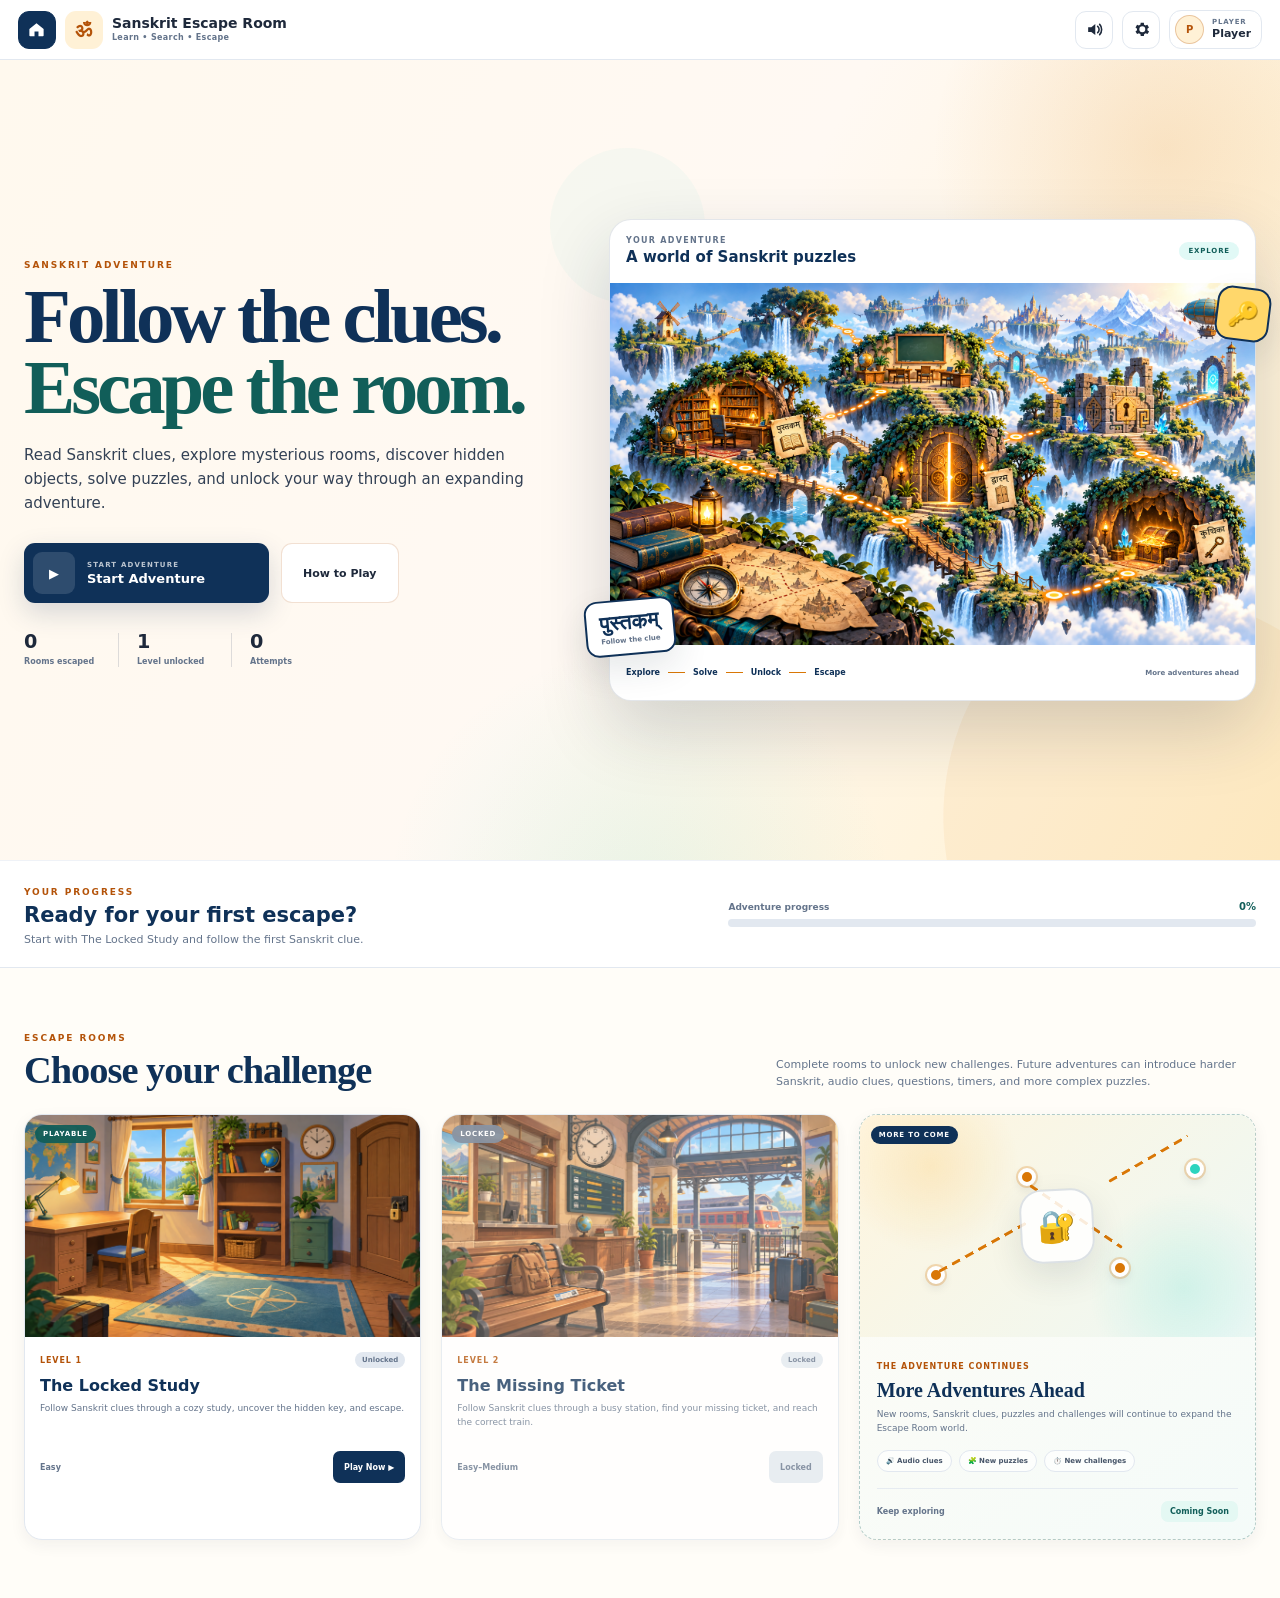
<file: index.html>
<!doctype html>
<html lang="en">
  <head>
    <meta charset="UTF-8" />

    <meta name="viewport" content="width=device-width, initial-scale=1.0" />

    <meta
      name="description"
      content="Sanskrit Escape Room - follow Sanskrit clues, explore interactive rooms, solve puzzles, and escape."
    />

    <title>Sanskrit Escape Room</title>

    <!-- Shared game header / app shell -->

    <link rel="stylesheet" href="shared/css/app-shell.css" />

    <!-- Home page styles -->

    <link rel="stylesheet" href="assets/css/home.css" />
  </head>

  <body>
    <!-- ==================================================
       SHARED APP HEADER

       AppHeader.js automatically adds:

       - Portal home button
       - Sanskrit Escape Room branding
       - Sound button
       - Settings button
       - zat.am username / avatar
  =================================================== -->

    <div id="appHeader"></div>

    <!-- ==================================================
       HOME PAGE
  =================================================== -->

    <main class="home-main">
      <!-- ==================================================
         HERO
    =================================================== -->

      <section class="hero-shell">
        <!-- ================================================
           LEFT SIDE
      ================================================= -->

        <div class="hero-copy">
          <span class="hero-kicker"> SANSKRIT ADVENTURE </span>

          <h1>
            Follow the clues.

            <br />

            <span> Escape the room. </span>
          </h1>

          <p class="hero-lead">
            Read Sanskrit clues, explore mysterious rooms, discover hidden
            objects, solve puzzles, and unlock your way through an expanding
            adventure.
          </p>

          <!-- ============================================
             ACTIONS
        ============================================= -->

          <div class="hero-actions">
            <!--
            home.js automatically changes this to:

            Start Adventure
            Continue Adventure
            Replay

            depending on saved progress.
          -->

            <a
              id="continueButton"
              class="primary-action"
              href="game/game.html?level=1"
            >
              <span class="action-icon" aria-hidden="true"> ▶ </span>

              <span>
                <small id="continueEyebrow"> START ADVENTURE </small>

                <strong id="continueLabel"> Begin Your Journey </strong>
              </span>
            </a>

            <button id="howToPlayButton" class="secondary-action" type="button">
              How to Play
            </button>
          </div>

          <!-- ============================================
             PLAYER STATS
        ============================================= -->

          <div class="quick-stats">
            <div>
              <strong id="completedStat"> 0 </strong>

              <span> Rooms escaped </span>
            </div>

            <i aria-hidden="true"></i>

            <div>
              <strong id="unlockedStat"> 1 </strong>

              <span> Levels unlocked </span>
            </div>

            <i aria-hidden="true"></i>

            <div>
              <strong id="attemptStat"> 0 </strong>

              <span> Total attempts </span>
            </div>
          </div>
        </div>

        <!-- ================================================
           RIGHT SIDE
           GENERIC ADVENTURE WORLD

           This no longer represents only Level 1.
      ================================================= -->

        <div
          class="hero-preview"
          aria-label="Sanskrit Escape Room adventure world"
        >
          <div class="adventure-window">
            <!-- ==========================================
               CARD HEADER
          =========================================== -->

            <div class="adventure-toolbar">
              <div>
                <span> YOUR ADVENTURE </span>

                <strong> A world of Sanskrit puzzles </strong>
              </div>

              <span class="explore-pill"> EXPLORE </span>
            </div>

            <!-- ==========================================
               ADVENTURE MAP ART
          =========================================== -->

            <div class="adventure-image">
              <img
                src="assets/images/home/adventure-map.png"
                alt="Illustrated Sanskrit Escape Room adventure map with connected puzzle locations, pathways, keys, and mystery rooms"
              />
            </div>

            <!-- ==========================================
               ADVENTURE FOOTER
          =========================================== -->

            <div class="adventure-bottom">
              <div class="adventure-path">
                <span> Explore </span>

                <i aria-hidden="true"></i>

                <span> Solve </span>

                <i aria-hidden="true"></i>

                <span> Unlock </span>

                <i aria-hidden="true"></i>

                <span> Escape </span>
              </div>

              <small> More adventures ahead </small>
            </div>
          </div>

          <!-- ============================================
             DECORATIVE VERIFIED SANSKRIT CLUE

             This is HTML text, not AI-generated text,
             so we control its spelling.
        ============================================= -->

          <div class="floating-token token-word" aria-hidden="true">
            <strong> पुस्तकम् </strong>

            <small> Follow the clue </small>
          </div>

          <!-- ============================================
             DECORATIVE KEY
        ============================================= -->

          <div class="floating-token token-key" aria-hidden="true">🔑</div>
        </div>
      </section>

      <!-- ==================================================
         PROGRESS STRIP
    =================================================== -->

      <section class="progress-strip">
        <div>
          <span class="section-kicker"> YOUR PROGRESS </span>

          <h2 id="progressTitle">Ready for your first escape?</h2>

          <p id="progressMessage">
            Start with The Locked Study and follow the first Sanskrit clue.
          </p>
        </div>

        <div class="progress-block">
          <div class="progress-copy">
            <span> Adventure progress </span>

            <strong id="progressPercent"> 0% </strong>
          </div>

          <div
            class="progress-track"
            role="progressbar"
            aria-label="Escape Room progress"
            aria-valuemin="0"
            aria-valuemax="100"
            aria-valuenow="0"
          >
            <div id="progressBar"></div>
          </div>
        </div>
      </section>

      <!-- ==================================================
         LEVELS
    =================================================== -->

      <section class="levels-section" id="levels">
        <div class="section-heading">
          <div>
            <span class="section-kicker"> ESCAPE ROOMS </span>

            <h2>Choose your challenge</h2>
          </div>

          <p>
            Complete rooms to unlock new challenges. Future adventures can
            introduce harder Sanskrit, audio clues, questions, timers, and more
            complex puzzles.
          </p>
        </div>

        <!--
        home.js creates level cards here automatically
        from levels/manifest.js
      -->

        <div id="levelGrid" class="level-grid"></div>
      </section>
    </main>

    <!-- ==================================================
       HOW TO PLAY DIALOG
  =================================================== -->

    <dialog id="howToPlayDialog" class="game-dialog">
      <form method="dialog">
        <button class="dialog-close" value="cancel" aria-label="Close">
          ×
        </button>
      </form>

      <span class="section-kicker"> HOW TO PLAY </span>

      <h2>Escape one clue at a time</h2>

      <div class="instruction-list">
        <div>
          <span> 1 </span>

          <p>Read the Sanskrit word and the short clue.</p>
        </div>

        <div>
          <span> 2 </span>

          <p>Search the room and select the object that matches.</p>
        </div>

        <div>
          <span> 3 </span>

          <p>Each correct discovery reveals the next part of the story.</p>
        </div>

        <div>
          <span> 4 </span>

          <p>Follow the clues, find the key, and unlock the exit.</p>
        </div>
      </div>

      <a class="dialog-primary" href="game/game.html?level=1">
        Start Adventure
      </a>
    </dialog>

    <!-- ==================================================
       SETTINGS DIALOG

       Opened by the settings button in AppHeader.js
  =================================================== -->

    <dialog id="settingsDialog" class="game-dialog settings-dialog">
      <form method="dialog">
        <button class="dialog-close" value="cancel" aria-label="Close">
          ×
        </button>
      </form>

      <span class="section-kicker"> GAME SETTINGS </span>

      <h2>Settings</h2>

      <!-- SOUND -->

      <label class="setting-row">
        <span>
          <strong> Sound </strong>

          <small> Play Sanskrit audio and game sounds when available. </small>
        </span>

        <input id="soundSetting" type="checkbox" />
      </label>

      <!-- HINTS -->

      <label class="setting-row">
        <span>
          <strong> Show hints </strong>

          <small> Keep English hint text visible under Sanskrit clues. </small>
        </span>

        <input id="hintSetting" type="checkbox" />
      </label>

      <!-- RESET -->

      <button id="resetProgressButton" class="danger-action" type="button">
        Reset Escape Room progress
      </button>
    </dialog>

    <!-- ==================================================
       HOME PAGE JAVASCRIPT
  =================================================== -->

    <script type="module" src="assets/js/home.js"></script>
  </body>
</html>
</file>
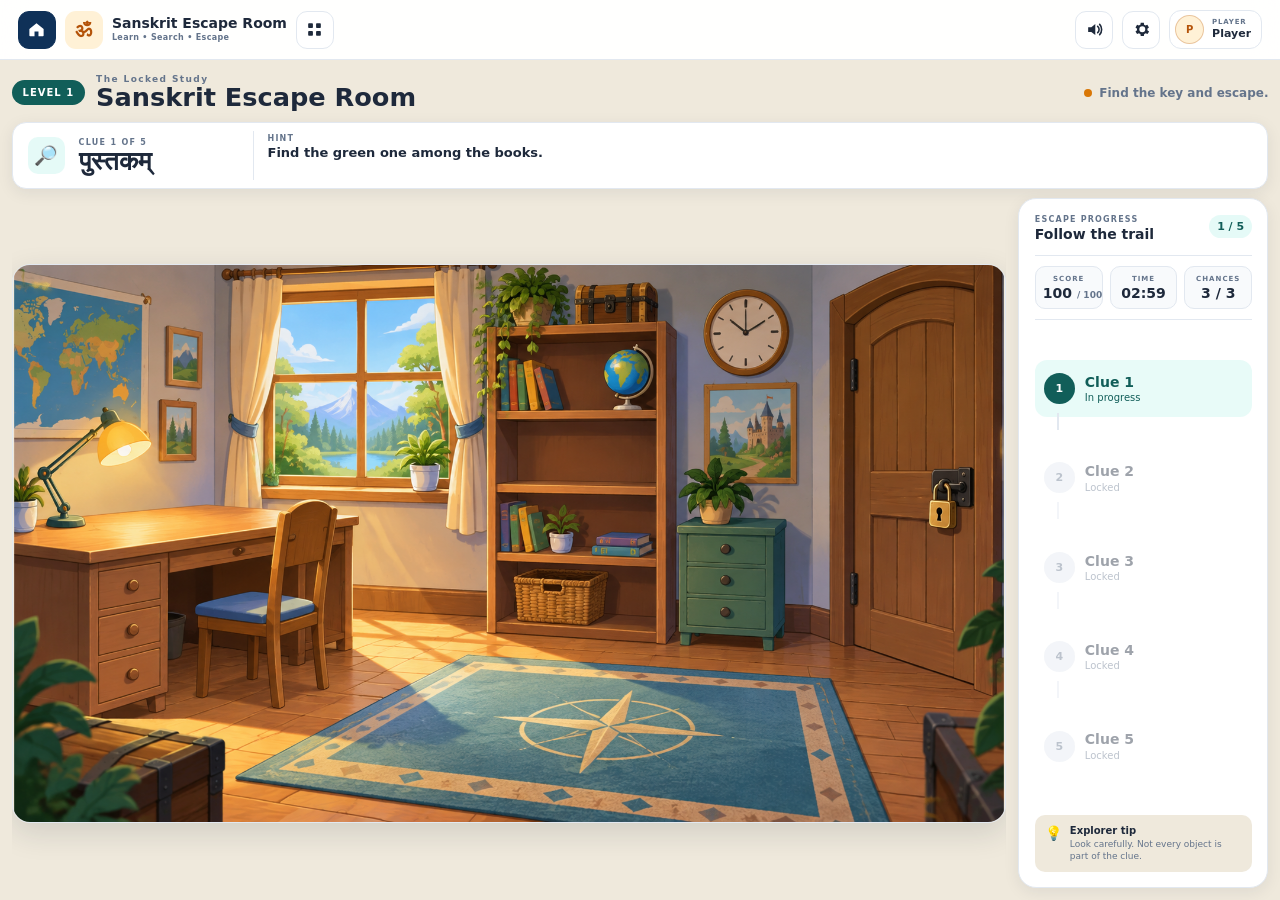
<file: game/game.html>
<!doctype html>
<html lang="en">
  <head>
    <meta charset="UTF-8" />

    <meta name="viewport" content="width=device-width, initial-scale=1.0" />

    <title>Sanskrit Escape Room</title>

    <link rel="stylesheet" href="../shared/css/app-shell.css" />

    <link rel="stylesheet" href="css/game.css" />

    <link rel="stylesheet" href="css/performance.css" />
  </head>

  <body>
    <div id="appHeader"></div>

    <main class="game-app">
      <header class="game-header">
        <div class="game-title-group">
          <span id="levelBadge" class="level-badge"> LEVEL </span>

          <div class="game-title-copy">
            <span id="roomName" class="room-name"> ESCAPE ROOM </span>

            <h1 id="gameTitle">Sanskrit Escape Room</h1>
          </div>
        </div>

        <div class="mission-summary">
          <span class="mission-dot"></span>

          <span id="missionText"> Find the key and escape </span>
        </div>
      </header>

      <section class="clue-panel">
        <div class="clue-icon">🔎</div>

        <div class="clue-word">
          <span id="clueProgress" class="clue-progress"> CLUE </span>

          <h2 id="sanskritWord">Loading...</h2>
        </div>

        <div class="clue-divider"></div>

        <div class="clue-hint">
          <span class="hint-label"> HINT </span>

          <strong id="englishClue"> Loading level... </strong>

          <span id="feedback" aria-live="polite"></span>
        </div>
      </section>

      <section class="play-layout">
        <div id="roomStage" class="room-stage">
          <div id="roomPanel" class="room-panel">
            <svg
              id="roomMap"
              preserveAspectRatio="xMidYMid meet"
              xmlns="http://www.w3.org/2000/svg"
            >
              <image
                id="roomBackground"
                x="0"
                y="0"
                preserveAspectRatio="xMidYMid meet"
              ></image>

              <g id="hotspotLayer"></g>
            </svg>
          </div>
        </div>

        <aside class="progress-panel">
          <div class="progress-header">
            <div>
              <span class="progress-eyebrow"> ESCAPE PROGRESS </span>

              <strong> Follow the trail </strong>
            </div>

            <span id="progressCounter" class="progress-count"> 1 / 1 </span>
          </div>

          <!--
            SCORE / TIMER / CHANCES
          -->
          <div
            id="performancePanel"
            class="performance-panel hidden"
            aria-label="Level performance"
          >
            <div id="scoreStat" class="performance-stat hidden">
              <span> SCORE </span>

              <strong>
                <span id="scoreValue"> 100 </span>

                <small id="scoreMax"> / 100 </small>
              </strong>
            </div>

            <div id="timerStat" class="performance-stat hidden">
              <span> TIME </span>

              <strong id="timerValue"> 00:00 </strong>
            </div>

            <div id="chancesStat" class="performance-stat hidden">
              <span> CHANCES </span>

              <strong id="chancesValue"> 3 / 3 </strong>
            </div>
          </div>

          <div
            id="progressList"
            class="progress"
            aria-label="Escape progress"
          ></div>

          <div class="game-tip">
            <span class="tip-symbol"> 💡 </span>

            <div>
              <strong> Explorer tip </strong>

              <p id="tipText">Look carefully around the room.</p>
            </div>
          </div>
        </aside>
      </section>
    </main>

    <!-- =====================================================
         STORY / COMPLETION / TIME-UP POPUP
    ====================================================== -->

    <div id="storyPopup" class="popup hidden">
      <div class="popup-card">
        <div id="popupSymbol" class="popup-symbol">🔎</div>

        <span id="popupEyebrow" class="popup-eyebrow"> CLUE DISCOVERED </span>

        <h2 id="popupTitle">Great!</h2>

        <p id="popupMessage"></p>

        <!--
          Only displayed after a successful level completion.
        -->
        <div id="popupStats" class="popup-stats hidden">
          <div id="popupScoreStat" class="popup-stat hidden">
            <span> SCORE </span>

            <strong id="popupScoreValue"> 100 / 100 </strong>
          </div>

          <div id="popupTimeStat" class="popup-stat hidden">
            <span> TIME </span>

            <strong id="popupTimeValue"> 00:00 </strong>
          </div>
        </div>

        <button id="continueButton" type="button">Continue</button>
      </div>
    </div>

    <!-- =====================================================
         LOAD ERROR
    ====================================================== -->

    <div id="loadError" class="load-error hidden">
      <div>
        <h2>Level could not be loaded</h2>

        <p>Please return to the Escape Room home screen.</p>

        <a href="../index.html"> Escape Room Home </a>
      </div>
    </div>

    <!-- =====================================================
         SETTINGS
    ====================================================== -->

    <dialog id="settingsDialog" class="game-settings-dialog">
      <form method="dialog">
        <button class="game-settings-close" value="cancel" aria-label="Close">
          ×
        </button>
      </form>

      <h2>Game Settings</h2>

      <label>
        <span>
          <strong> Sound </strong>

          <small> Use game and Sanskrit audio when available. </small>
        </span>

        <input id="soundSetting" type="checkbox" />
      </label>

      <label>
        <span>
          <strong> Show hints </strong>

          <small> Show the English hint under the Sanskrit clue. </small>
        </span>

        <input id="hintSetting" type="checkbox" />
      </label>
    </dialog>

    <script type="module" src="js/game.js"></script>
  </body>
</html>
</file>
<file: shared/css/app-shell.css>
/* Shared top bar used by the Escape Room home and game screens. */

.escape-app-header {
  min-height: 60px;
  padding: 8px clamp(10px, 1.4vw, 22px);
  display: flex;
  align-items: center;
  justify-content: space-between;
  gap: 18px;
  background: rgba(255,255,255,.96);
  border-bottom: 1px solid #E2E8F0;
  backdrop-filter: blur(14px);
}

.escape-app-header__left,
.escape-app-header__right {
  display: flex;
  align-items: center;
  gap: 9px;
  min-width: 0;
}

.app-icon-button {
  width: 38px;
  height: 38px;
  flex: 0 0 38px;
  border: 1px solid #E2E8F0;
  border-radius: 11px;
  background: #FFFFFF;
  color: #1E293B;
  display: grid;
  place-items: center;
  text-decoration: none;
  cursor: pointer;
  transition: transform .16s ease, border-color .16s ease, background .16s ease;
}

.app-icon-button:hover {
  transform: translateY(-1px);
  border-color: rgba(17,94,89,.35);
  background: #F8FFFD;
}

.app-icon-button svg {
  width: 19px;
  height: 19px;
  fill: currentColor;
}

.app-icon-button.portal-home {
  background: #0F3158;
  color: #FFFFFF;
  border-color: #0F3158;
}

.app-icon-button.is-muted .sound-wave { display: none; }
.app-icon-button.is-muted::after { content: ""; position: absolute; width: 18px; height: 2px; background: currentColor; transform: rotate(-45deg); border-radius: 2px; }
.app-icon-button { position: relative; }

.escape-game-brand {
  min-width: 0;
  display: flex;
  align-items: center;
  gap: 9px;
  color: #1E293B;
  text-decoration: none;
}

.escape-game-brand__mark {
  width: 38px;
  height: 38px;
  flex: 0 0 38px;
  border-radius: 11px;
  display: grid;
  place-items: center;
  background: #FFF1D6;
  color: #B45309;
  font-size: 20px;
  font-weight: 800;
}

.escape-game-brand > span:last-child {
  min-width: 0;
  display: flex;
  flex-direction: column;
  line-height: 1.05;
}

.escape-game-brand strong {
  font-size: 14px;
  white-space: nowrap;
}

.escape-game-brand small {
  margin-top: 3px;
  color: #64748B;
  font-size: 8px;
  font-weight: 700;
  letter-spacing: .35px;
}

.escape-user-chip {
  min-height: 38px;
  padding: 4px 10px 4px 5px;
  border: 1px solid #E2E8F0;
  border-radius: 12px;
  display: flex;
  align-items: center;
  gap: 8px;
  background: #FFFFFF;
}

.escape-user-chip__avatar {
  position: relative;
  width: 29px;
  height: 29px;
  flex: 0 0 29px;
  border-radius: 50%;
  overflow: hidden;
  display: grid;
  place-items: center;
  background: #FFF1D6;
  color: #B45309;
  border: 1px solid rgba(180,83,9,.28);
  font-size: 10px;
  font-weight: 850;
}

.escape-user-chip__avatar img {
  position: absolute;
  inset: 0;
  width: 100%;
  height: 100%;
  object-fit: cover;
}

.escape-user-chip__copy {
  min-width: 0;
  display: flex;
  flex-direction: column;
  line-height: 1.05;
}

.escape-user-chip__copy small {
  color: #64748B;
  font-size: 7px;
  font-weight: 850;
  letter-spacing: .8px;
}

.escape-user-chip__copy strong {
  margin-top: 2px;
  max-width: 110px;
  overflow: hidden;
  text-overflow: ellipsis;
  white-space: nowrap;
  font-size: 11px;
}

@media (max-width: 640px) {
  .escape-app-header { min-height: 54px; padding: 7px; gap: 7px; }
  .escape-app-header__left, .escape-app-header__right { gap: 6px; }
  .app-icon-button { width: 34px; height: 34px; flex-basis: 34px; border-radius: 10px; }
  .app-icon-button svg { width: 17px; height: 17px; }
  .escape-game-brand__mark { width: 34px; height: 34px; flex-basis: 34px; font-size: 18px; }
  .escape-game-brand strong { font-size: 12px; }
  .escape-game-brand small { display: none; }
  .escape-user-chip { min-height: 34px; padding-right: 6px; }
  .escape-user-chip__avatar { width: 25px; height: 25px; flex-basis: 25px; }
  .escape-user-chip__copy small { display: none; }
  .escape-user-chip__copy strong { max-width: 60px; font-size: 10px; }
  .app-icon-button.game-home { display: none; }
}

@media (max-width: 420px) {
  .escape-game-brand__mark { display: none; }
  .escape-user-chip__copy { display: none; }
  .escape-user-chip { padding: 4px; }
}
</file>
<file: assets/css/home.css>
/* =========================================================
   SANSKRIT ESCAPE ROOM
   HOME PAGE

   Uses the zat.am palette but keeps a unique
   Escape Room game identity.
========================================================= */

/* =========================================================
   DESIGN TOKENS
========================================================= */

:root {
  --ink: #1e293b;

  --navy: #0f3158;

  --border: #e2e8f0;

  --white: #ffffff;

  --muted: #64748b;

  --amber-dark: #b45309;

  --amber: #d97706;

  --amber-light: #f6b43b;

  --amber-soft: #fff1d6;

  --teal-dark: #115e59;

  --teal: #2dd4bf;

  --teal-soft: #e4f8f3;

  --cream: #efe9dc;

  --cream-light: #fff9ef;

  --cream-card: #fffdf8;

  --shadow-small: 0 5px 16px rgba(30, 41, 59, 0.06);

  --shadow-medium: 0 14px 34px rgba(30, 41, 59, 0.11);

  --shadow-large: 0 28px 70px rgba(30, 41, 59, 0.18);

  --radius-small: 9px;

  --radius-medium: 13px;

  --radius-large: 20px;

  --radius-xl: 24px;

  --content-width: 1450px;
}

/* =========================================================
   RESET
========================================================= */

* {
  box-sizing: border-box;
}

html {
  scroll-behavior: smooth;
}

body {
  margin: 0;

  min-width: 320px;

  color: var(--ink);

  background: var(--cream-light);

  font-family:
    Inter,
    system-ui,
    -apple-system,
    BlinkMacSystemFont,
    "Segoe UI",
    Arial,
    sans-serif;

  -webkit-font-smoothing: antialiased;

  text-rendering: optimizeLegibility;
}

a {
  color: inherit;
}

button,
input {
  font: inherit;
}

button {
  color: inherit;
}

/* =========================================================
   MAIN
========================================================= */

.home-main {
  min-height: calc(100dvh - 60px);
}

/* =========================================================
   HERO
========================================================= */

.hero-shell {
  position: relative;

  min-height: clamp(580px, calc(100dvh - 60px), 800px);

  padding: clamp(46px, 5vw, 78px)
    max(24px, calc((100vw - var(--content-width)) / 2));

  overflow: hidden;

  display: grid;

  grid-template-columns:
    minmax(430px, 0.88fr)
    minmax(590px, 1.12fr);

  align-items: center;

  gap: clamp(48px, 6vw, 100px);

  background:
    radial-gradient(
      circle at 91% 11%,
      rgba(217, 119, 6, 0.15),
      transparent 17%
    ),
    radial-gradient(
      circle at 50% 105%,
      rgba(45, 212, 191, 0.1),
      transparent 24%
    ),
    linear-gradient(118deg, #fff9ee 0%, #fff9f3 51%, #fff0cd 100%);
}

/* Decorative bottom-right shape */

.hero-shell::after {
  content: "";

  position: absolute;

  right: -125px;

  bottom: -210px;

  width: 470px;

  height: 470px;

  border-radius: 45% 55% 42% 58%;

  background: rgba(217, 119, 6, 0.065);

  transform: rotate(20deg);

  pointer-events: none;
}

/* Decorative middle glow */

.hero-shell::before {
  content: "";

  position: absolute;

  left: 43%;

  top: 11%;

  width: 155px;

  height: 155px;

  border-radius: 50%;

  background: rgba(45, 212, 191, 0.045);

  pointer-events: none;
}

/* =========================================================
   HERO COPY
========================================================= */

.hero-copy {
  position: relative;

  z-index: 2;

  max-width: 680px;
}

.hero-kicker,
.section-kicker {
  display: inline-block;

  color: var(--amber-dark);

  font-size: clamp(9px, 0.7vw, 11px);

  font-weight: 850;

  letter-spacing: 1.9px;
}

.hero-copy h1 {
  max-width: 680px;

  margin: 10px 0 19px;

  color: var(--navy);

  font-family: Georgia, "Times New Roman", serif;

  font-size: clamp(58px, 6vw, 94px);

  line-height: 0.92;

  letter-spacing: -4px;
}

.hero-copy h1 span {
  color: var(--teal-dark);
}

.hero-lead {
  max-width: 620px;

  margin: 0;

  color: #334155;

  font-size: clamp(15px, 1.15vw, 18px);

  line-height: 1.62;
}

/* =========================================================
   HERO ACTIONS
========================================================= */

.hero-actions {
  margin-top: 28px;

  display: flex;

  align-items: stretch;

  gap: 12px;

  flex-wrap: wrap;
}

.primary-action {
  min-width: 245px;

  min-height: 60px;

  padding: 8px 18px 8px 9px;

  display: flex;

  align-items: center;

  gap: 12px;

  border-radius: 11px;

  background: var(--navy);

  color: var(--white);

  text-decoration: none;

  box-shadow: 0 10px 27px rgba(15, 49, 88, 0.17);

  transition:
    transform 160ms ease,
    box-shadow 160ms ease;
}

.primary-action:hover {
  transform: translateY(-2px);

  box-shadow: 0 16px 34px rgba(15, 49, 88, 0.22);
}

.primary-action:focus-visible {
  outline: 3px solid rgba(45, 212, 191, 0.4);

  outline-offset: 3px;
}

.action-icon {
  width: 42px;

  height: 42px;

  flex: 0 0 42px;

  display: grid;

  place-items: center;

  border-radius: 9px;

  background: rgba(255, 255, 255, 0.13);

  font-size: 13px;
}

.primary-action > span:last-child {
  min-width: 0;

  display: flex;

  flex-direction: column;

  align-items: flex-start;
}

.primary-action small {
  color: rgba(255, 255, 255, 0.72);

  font-size: 7px;

  font-weight: 850;

  letter-spacing: 1.15px;
}

.primary-action strong {
  margin-top: 2px;

  font-size: 13px;

  line-height: 1.2;
}

.secondary-action {
  min-height: 60px;

  padding: 0 21px;

  border: 1px solid rgba(180, 83, 9, 0.18);

  border-radius: 11px;

  background: var(--white);

  color: var(--ink);

  font-size: 11px;

  font-weight: 800;

  cursor: pointer;

  transition:
    transform 160ms ease,
    border-color 160ms ease,
    box-shadow 160ms ease;
}

.secondary-action:hover {
  transform: translateY(-2px);

  border-color: rgba(217, 119, 6, 0.55);

  box-shadow: var(--shadow-small);
}

/* =========================================================
   QUICK STATS
========================================================= */

.quick-stats {
  margin-top: 29px;

  display: flex;

  align-items: center;

  gap: 18px;

  color: var(--muted);
}

.quick-stats > div {
  min-width: 76px;

  display: flex;

  flex-direction: column;
}

.quick-stats strong {
  color: var(--ink);

  font-size: clamp(18px, 1.5vw, 22px);

  line-height: 1;
}

.quick-stats span {
  margin-top: 5px;

  color: var(--muted);

  font-size: 8px;

  font-weight: 700;

  line-height: 1.25;
}

.quick-stats i {
  width: 1px;

  height: 34px;

  flex-shrink: 0;

  background: rgba(100, 116, 139, 0.22);
}

/* =========================================================
   HERO ADVENTURE PREVIEW
========================================================= */

.hero-preview {
  position: relative;

  z-index: 2;

  min-width: 0;
}

.adventure-window {
  width: min(100%, 790px);

  margin-left: auto;

  overflow: hidden;

  border: 1px solid rgba(100, 116, 139, 0.18);

  border-radius: 22px;

  background: var(--white);

  box-shadow: var(--shadow-large);
}

/* =========================================================
   PREVIEW HEADER
========================================================= */

.adventure-toolbar {
  min-height: 63px;

  padding: 11px 16px;

  display: flex;

  align-items: center;

  justify-content: space-between;

  gap: 16px;
}

.adventure-toolbar > div {
  min-width: 0;

  display: flex;

  flex-direction: column;
}

.adventure-toolbar > div span {
  margin-bottom: 3px;

  color: var(--muted);

  font-size: 8px;

  font-weight: 850;

  letter-spacing: 1.3px;
}

.adventure-toolbar strong {
  overflow: hidden;

  color: var(--navy);

  font-size: 15px;

  text-overflow: ellipsis;

  white-space: nowrap;
}

.explore-pill {
  flex-shrink: 0;

  padding: 5px 9px;

  border-radius: 999px;

  background: rgba(45, 212, 191, 0.14);

  color: var(--teal-dark);

  font-size: 7px;

  font-weight: 850;

  letter-spacing: 0.85px;
}

/* =========================================================
   ADVENTURE MAP IMAGE
========================================================= */

.adventure-image {
  position: relative;

  width: 100%;

  aspect-ratio: 1672 / 941;

  overflow: hidden;

  background: var(--border);
}

.adventure-image img {
  width: 100%;

  height: 100%;

  display: block;

  object-fit: cover;
}

/* =========================================================
   PREVIEW FOOTER
========================================================= */

.adventure-bottom {
  min-height: 55px;

  padding: 10px 16px;

  display: flex;

  align-items: center;

  justify-content: space-between;

  gap: 18px;
}

.adventure-path {
  min-width: 0;

  display: flex;

  align-items: center;

  gap: 8px;
}

.adventure-path span {
  color: var(--navy);

  font-size: 8px;

  font-weight: 800;
}

.adventure-path i {
  width: 17px;

  height: 1px;

  background: var(--amber);
}

.adventure-bottom > small {
  flex-shrink: 0;

  color: var(--muted);

  font-size: 7px;

  font-weight: 650;
}

/* =========================================================
   FLOATING HERO ELEMENTS
========================================================= */

.floating-token {
  position: absolute;

  border: 2px solid var(--navy);

  background: var(--white);

  box-shadow: var(--shadow-medium);
}

.token-word {
  left: -24px;

  bottom: 46px;

  padding: 9px 13px;

  display: flex;

  flex-direction: column;

  border-radius: 13px;

  transform: rotate(-5deg);
}

.token-word strong {
  color: var(--navy);

  font-size: 21px;
}

.token-word small {
  margin-top: 2px;

  color: var(--muted);

  font-size: 7px;

  font-weight: 650;
}

.token-key {
  right: -14px;

  top: 68px;

  width: 54px;

  height: 54px;

  display: grid;

  place-items: center;

  border-radius: 15px;

  background: #ffd76b;

  font-size: 25px;

  transform: rotate(7deg);
}

/* =========================================================
   PROGRESS STRIP
========================================================= */

.progress-strip {
  padding: 19px max(24px, calc((100vw - var(--content-width)) / 2));

  display: grid;

  grid-template-columns:
    minmax(0, 1fr)
    minmax(390px, 0.8fr);

  align-items: center;

  gap: 45px;

  background: var(--white);

  border-top: 1px solid rgba(226, 232, 240, 0.55);

  border-bottom: 1px solid var(--border);
}

.progress-strip h2 {
  margin: 4px 0;

  color: var(--navy);

  font-size: 21px;

  line-height: 1.2;
}

.progress-strip p {
  margin: 0;

  color: var(--muted);

  font-size: 11px;

  line-height: 1.45;
}

.progress-block {
  width: 100%;
}

.progress-copy {
  margin-bottom: 7px;

  display: flex;

  align-items: center;

  justify-content: space-between;

  gap: 15px;

  color: var(--muted);

  font-size: 9px;

  font-weight: 750;
}

.progress-copy strong {
  color: var(--teal-dark);

  font-size: 10px;
}

.progress-track {
  width: 100%;

  height: 8px;

  overflow: hidden;

  border-radius: 999px;

  background: var(--border);
}

.progress-track > div {
  width: 0;

  height: 100%;

  border-radius: inherit;

  background: linear-gradient(90deg, var(--teal-dark), var(--teal));

  transition: width 420ms ease;
}

/* =========================================================
   ESCAPE ROOMS SECTION
========================================================= */

.levels-section {
  padding: clamp(42px, 4.5vw, 62px)
    max(24px, calc((100vw - var(--content-width)) / 2));

  background: var(--cream-card);
}

.section-heading {
  margin-bottom: 24px;

  display: flex;

  align-items: flex-end;

  justify-content: space-between;

  gap: 30px;
}

.section-heading > div {
  min-width: 0;
}

.section-heading h2 {
  margin: 5px 0 0;

  color: var(--navy);

  font-family: Georgia, "Times New Roman", serif;

  font-size: clamp(31px, 3vw, 43px);

  line-height: 1.05;

  letter-spacing: -1px;
}

.section-heading > p {
  max-width: 480px;

  margin: 0;

  color: var(--muted);

  font-size: 11px;

  line-height: 1.55;
}

/* =========================================================
   LEVEL GRID

   Automatically handles:
   1 level + future card
   2 levels + future card
   3 levels + future card
   etc.

   minmax(360px) keeps cards professionally sized and
   prevents too many tiny columns on large displays.
========================================================= */

.level-grid {
  display: grid;

  grid-template-columns: repeat(auto-fit, minmax(min(100%, 360px), 1fr));

  gap: 20px;
}

/* =========================================================
   REAL LEVEL CARD
========================================================= */

.level-card {
  min-width: 0;

  overflow: hidden;

  border: 1px solid var(--border);

  border-radius: 18px;

  background: var(--white);

  box-shadow: var(--shadow-small);

  transition:
    transform 170ms ease,
    box-shadow 170ms ease,
    border-color 170ms ease;
}

.level-card.is-playable:hover {
  transform: translateY(-3px);

  border-color: rgba(17, 94, 89, 0.22);

  box-shadow: var(--shadow-medium);
}

.level-card.is-locked {
  opacity: 0.76;
}

/* =========================================================
   LEVEL IMAGE
========================================================= */

.level-image {
  position: relative;

  aspect-ratio: 16 / 9;

  overflow: hidden;

  background: linear-gradient(145deg, #fff2d9, #edf7f4);
}

.level-image img {
  width: 100%;

  height: 100%;

  display: block;

  object-fit: cover;
}

/* =========================================================
   LEVEL TOP STATUS
========================================================= */

.level-status-pill {
  position: absolute;

  left: 10px;

  top: 10px;

  padding: 5px 8px;

  border-radius: 999px;

  background: rgba(17, 94, 89, 0.94);

  color: var(--white);

  font-size: 7px;

  font-weight: 850;

  letter-spacing: 0.75px;
}

.level-card.is-locked .level-status-pill {
  background: rgba(100, 116, 139, 0.94);
}

/* =========================================================
   LEVEL BODY
========================================================= */

.level-body {
  padding: 15px;
}

.level-meta {
  margin-bottom: 8px;

  display: flex;

  align-items: center;

  justify-content: space-between;

  gap: 10px;
}

.level-meta span {
  color: var(--amber-dark);

  font-size: 8px;

  font-weight: 850;

  letter-spacing: 0.9px;
}

.level-meta strong {
  padding: 4px 7px;

  border-radius: 999px;

  background: var(--border);

  color: var(--muted);

  font-size: 7px;

  font-weight: 800;
}

.level-meta strong.is-complete {
  background: var(--teal-soft);

  color: var(--teal-dark);
}

.level-body h3 {
  margin: 0 0 6px;

  color: var(--navy);

  font-size: 16px;

  line-height: 1.25;
}

.level-body p {
  min-height: 35px;

  margin: 0;

  color: var(--muted);

  font-size: 9px;

  line-height: 1.55;
}

.level-footer {
  margin-top: 14px;

  display: flex;

  align-items: center;

  justify-content: space-between;

  gap: 10px;
}

.level-footer > span {
  color: var(--muted);

  font-size: 8px;

  font-weight: 700;
}

.level-action {
  min-height: 32px;

  padding: 0 11px;

  display: inline-flex;

  align-items: center;

  justify-content: center;

  border-radius: 7px;

  background: var(--navy);

  color: var(--white);

  text-decoration: none;

  font-size: 8px;

  font-weight: 850;

  transition:
    transform 150ms ease,
    background-color 150ms ease;
}

.level-action:hover {
  transform: translateY(-1px);
}

.level-action.disabled {
  pointer-events: none;

  background: var(--border);

  color: var(--muted);
}

/* =========================================================
   FUTURE ADVENTURES CARD
========================================================= */

.future-adventure-card {
  min-width: 0;

  overflow: hidden;

  border: 1px dashed rgba(17, 94, 89, 0.3);

  border-radius: 18px;

  background: linear-gradient(145deg, #fffcf5, #f4fbf9);

  box-shadow: var(--shadow-small);
}

/* =========================================================
   FUTURE CARD VISUAL
========================================================= */

.future-visual {
  position: relative;

  aspect-ratio: 16 / 9;

  overflow: hidden;

  background:
    radial-gradient(
      circle at 18% 23%,
      rgba(246, 180, 59, 0.2),
      transparent 24%
    ),
    radial-gradient(
      circle at 82% 78%,
      rgba(45, 212, 191, 0.16),
      transparent 26%
    ),
    linear-gradient(135deg, #fff5de, #edf8f5);
}

/* =========================================================
   FUTURE MINI ADVENTURE MAP
========================================================= */

.future-map {
  position: absolute;

  inset: 0;

  display: grid;

  place-items: center;
}

/* Nodes */

.future-node {
  position: absolute;

  width: 18px;

  height: 18px;

  border: 4px solid var(--white);

  border-radius: 50%;

  background: var(--amber);

  box-shadow:
    0 0 0 2px rgba(217, 119, 6, 0.25),
    0 4px 10px rgba(30, 41, 59, 0.1);
}

.node-one {
  left: 17%;

  bottom: 24%;
}

.node-two {
  left: 40%;

  top: 24%;
}

.node-three {
  right: 32%;

  bottom: 27%;
}

.node-four {
  right: 13%;

  top: 20%;

  background: var(--teal);
}

/* Paths */

.future-path {
  position: absolute;

  height: 3px;

  border-radius: 999px;

  background: repeating-linear-gradient(
    90deg,
    var(--amber) 0 9px,
    transparent 9px 15px
  );

  transform-origin: left center;
}

.path-one {
  left: 20%;

  bottom: 29%;

  width: 26%;

  transform: rotate(-29deg);
}

.path-two {
  left: 43%;

  top: 31%;

  width: 28%;

  transform: rotate(34deg);
}

.path-three {
  right: 14%;

  top: 29%;

  width: 23%;

  transform: rotate(-30deg);
}

/* Center lock */

.future-lock {
  position: relative;

  z-index: 3;

  width: 74px;

  height: 74px;

  display: grid;

  place-items: center;

  border: 2px solid rgba(15, 49, 88, 0.14);

  border-radius: 22px;

  background: rgba(255, 255, 255, 0.86);

  box-shadow: var(--shadow-medium);

  font-size: 31px;

  transform: rotate(-3deg);
}

/* Top pill */

.future-pill {
  position: absolute;

  left: 11px;

  top: 11px;

  padding: 5px 8px;

  border-radius: 999px;

  background: var(--navy);

  color: var(--white);

  font-size: 7px;

  font-weight: 850;

  letter-spacing: 0.8px;
}

/* =========================================================
   FUTURE CARD CONTENT
========================================================= */

.future-content {
  padding: 17px;
}

.future-eyebrow {
  color: var(--amber-dark);

  font-size: 8px;

  font-weight: 850;

  letter-spacing: 1px;
}

.future-content h3 {
  margin: 6px 0;

  color: var(--navy);

  font-family: Georgia, "Times New Roman", serif;

  font-size: 20px;
}

.future-content > p {
  margin: 0;

  color: var(--muted);

  font-size: 9px;

  line-height: 1.55;
}

/* =========================================================
   FUTURE FEATURES
========================================================= */

.future-features {
  margin-top: 14px;

  display: flex;

  align-items: center;

  gap: 7px;

  flex-wrap: wrap;
}

.future-features span {
  padding: 6px 8px;

  border: 1px solid var(--border);

  border-radius: 999px;

  background: rgba(255, 255, 255, 0.7);

  color: #475569;

  font-size: 7px;

  font-weight: 750;
}

/* =========================================================
   FUTURE FOOTER
========================================================= */

.future-footer {
  margin-top: 16px;

  padding-top: 12px;

  display: flex;

  align-items: center;

  justify-content: space-between;

  gap: 10px;

  border-top: 1px solid rgba(226, 232, 240, 0.8);
}

.future-footer span {
  color: var(--muted);

  font-size: 8px;

  font-weight: 700;
}

.future-footer strong {
  padding: 6px 9px;

  border-radius: 7px;

  background: var(--teal-soft);

  color: var(--teal-dark);

  font-size: 8px;

  font-weight: 850;
}

/* =========================================================
   DIALOGS
========================================================= */

.game-dialog {
  position: relative;

  width: min(525px, calc(100% - 28px));

  padding: 25px;

  border: 1px solid var(--border);

  border-radius: 22px;

  background: var(--white);

  color: var(--ink);

  box-shadow: 0 26px 70px rgba(30, 41, 59, 0.28);
}

.game-dialog::backdrop {
  background: rgba(30, 41, 59, 0.62);

  backdrop-filter: blur(5px);
}

.game-dialog h2 {
  margin: 5px 0 18px;

  color: var(--navy);

  font-family: Georgia, "Times New Roman", serif;

  font-size: 29px;

  line-height: 1.1;
}

/* =========================================================
   DIALOG CLOSE
========================================================= */

.dialog-close {
  position: absolute;

  right: 15px;

  top: 15px;

  width: 33px;

  height: 33px;

  display: grid;

  place-items: center;

  border: 1px solid var(--border);

  border-radius: 50%;

  background: var(--white);

  color: var(--ink);

  font-size: 20px;

  line-height: 1;

  cursor: pointer;
}

/* =========================================================
   HOW TO PLAY
========================================================= */

.instruction-list {
  display: grid;

  gap: 11px;
}

.instruction-list > div {
  display: grid;

  grid-template-columns:
    30px
    minmax(0, 1fr);

  align-items: center;

  gap: 10px;
}

.instruction-list span {
  width: 30px;

  height: 30px;

  display: grid;

  place-items: center;

  border-radius: 50%;

  background: var(--teal-soft);

  color: var(--teal-dark);

  font-size: 9px;

  font-weight: 850;
}

.instruction-list p {
  margin: 0;

  color: #475569;

  font-size: 10px;

  line-height: 1.5;
}

.dialog-primary {
  width: 100%;

  min-height: 42px;

  margin-top: 19px;

  display: flex;

  align-items: center;

  justify-content: center;

  border-radius: 9px;

  background: var(--navy);

  color: var(--white);

  text-decoration: none;

  font-size: 10px;

  font-weight: 850;
}

/* =========================================================
   SETTINGS
========================================================= */

.setting-row {
  padding: 13px 0;

  display: flex;

  align-items: center;

  justify-content: space-between;

  gap: 22px;

  border-bottom: 1px solid var(--border);
}

.setting-row > span {
  min-width: 0;

  display: flex;

  flex-direction: column;
}

.setting-row strong {
  font-size: 12px;
}

.setting-row small {
  max-width: 390px;

  margin-top: 3px;

  color: var(--muted);

  font-size: 9px;

  line-height: 1.45;
}

.setting-row input {
  width: 18px;

  height: 18px;

  flex-shrink: 0;

  accent-color: var(--teal-dark);
}

/* =========================================================
   RESET BUTTON
========================================================= */

.danger-action {
  width: 100%;

  min-height: 40px;

  margin-top: 18px;

  border: 1px solid rgba(180, 83, 9, 0.22);

  border-radius: 9px;

  background: #fff7ed;

  color: var(--amber-dark);

  font-size: 10px;

  font-weight: 850;

  cursor: pointer;
}

/* =========================================================
   VERY LARGE DISPLAYS
========================================================= */

@media (min-width: 1800px) {
  :root {
    --content-width: 1580px;
  }

  .hero-shell {
    min-height: 720px;
  }

  .adventure-window {
    max-width: 830px;
  }
}

/* =========================================================
   LAPTOP
========================================================= */

@media (max-width: 1250px) {
  .hero-shell {
    grid-template-columns:
      minmax(380px, 0.86fr)
      minmax(500px, 1.14fr);

    gap: 42px;
  }

  .hero-copy h1 {
    font-size: clamp(52px, 5.7vw, 73px);
  }

  .token-word {
    left: -12px;
  }

  .token-key {
    right: -6px;
  }
}

/* =========================================================
   SMALL LAPTOP / LANDSCAPE TABLET
========================================================= */

@media (max-width: 1000px) {
  .hero-shell {
    min-height: auto;

    grid-template-columns:
      1fr
      minmax(390px, 0.95fr);

    gap: 32px;

    padding-top: 42px;

    padding-bottom: 48px;
  }

  .hero-copy h1 {
    font-size: clamp(46px, 6vw, 62px);
  }

  .primary-action {
    min-width: 210px;
  }

  .adventure-toolbar strong {
    font-size: 13px;
  }
}

/* =========================================================
   TABLET PORTRAIT
========================================================= */

@media (max-width: 820px) {
  .hero-shell {
    padding: 38px 18px 48px;

    grid-template-columns: 1fr;

    gap: 36px;
  }

  .hero-copy {
    max-width: 700px;
  }

  .hero-copy h1 {
    max-width: 650px;
  }

  .hero-preview {
    width: 100%;
  }

  .adventure-window {
    width: min(100%, 730px);

    margin: 0 auto;
  }

  .token-word {
    left: 6px;
  }

  .token-key {
    right: 6px;
  }

  .progress-strip {
    padding: 19px 18px;

    grid-template-columns: 1fr;

    gap: 17px;
  }

  .levels-section {
    padding: 44px 18px;
  }

  .section-heading {
    align-items: flex-start;

    flex-direction: column;

    gap: 9px;
  }

  .section-heading > p {
    max-width: 620px;
  }

  .level-grid {
    grid-template-columns: 1fr;
  }

  .level-body p {
    min-height: 0;
  }
}

/* =========================================================
   MOBILE
========================================================= */

@media (max-width: 560px) {
  .hero-shell {
    padding: 30px 13px 40px;
  }

  .hero-copy h1 {
    font-size: clamp(43px, 13vw, 58px);

    letter-spacing: -2.3px;
  }

  .hero-lead {
    font-size: 14px;
  }

  .hero-actions {
    flex-direction: column;
  }

  .primary-action,
  .secondary-action {
    width: 100%;
  }

  .quick-stats {
    gap: 9px;
  }

  .quick-stats > div {
    min-width: 0;

    flex: 1;
  }

  .quick-stats span {
    font-size: 7px;
  }

  .floating-token {
    display: none;
  }

  .adventure-toolbar {
    min-height: 55px;

    padding: 9px 11px;
  }

  .adventure-toolbar strong {
    font-size: 12px;
  }

  .explore-pill {
    font-size: 6px;
  }

  .adventure-bottom {
    align-items: flex-start;

    flex-direction: column;

    gap: 7px;
  }

  .adventure-path {
    width: 100%;

    justify-content: space-between;
  }

  .adventure-path i {
    flex: 1;
  }

  .progress-strip {
    padding: 18px 13px;
  }

  .levels-section {
    padding: 39px 13px;
  }

  .section-heading h2 {
    font-size: 34px;
  }

  .game-dialog {
    padding: 22px 18px;
  }

  .future-features {
    gap: 5px;
  }
}

/* =========================================================
   VERY SMALL PHONE
========================================================= */

@media (max-width: 390px) {
  .hero-copy h1 {
    font-size: 42px;
  }

  .quick-stats i {
    height: 27px;
  }

  .adventure-path span {
    font-size: 7px;
  }

  .future-content h3 {
    font-size: 18px;
  }
}

/* =========================================================
   REDUCED MOTION
========================================================= */

@media (prefers-reduced-motion: reduce) {
  html {
    scroll-behavior: auto;
  }

  *,
  *::before,
  *::after {
    transition-duration: 0.01ms !important;

    animation-duration: 0.01ms !important;

    animation-iteration-count: 1 !important;
  }
}
</file>
<file: game/css/game.css>
:root {
  --ink: #1e293b;
  --border: #e2e8f0;
  --white: #ffffff;
  --muted: #64748b;
  --amber-dark: #b45309;
  --amber: #d97706;
  --teal-dark: #115e59;
  --teal: #2dd4bf;
  --cream: #efe9dc;

  --radius-sm: 10px;
  --radius-md: 14px;
  --radius-lg: 18px;

  --shadow-soft: 0 4px 16px rgba(30, 41, 59, 0.08);
  --shadow-room: 0 10px 30px rgba(30, 41, 59, 0.14);
}

* {
  box-sizing: border-box;
}
html,
body {
  margin: 0;
  padding: 0;
  width: 100%;
}

body {
  font-family:
    Inter,
    system-ui,
    -apple-system,
    BlinkMacSystemFont,
    "Segoe UI",
    Arial,
    sans-serif;
  color: var(--ink);
  background: var(--cream);
}

.game-app {
  width: min(1900px, 100%);
  margin: 0 auto;
  padding: clamp(8px, 0.9vw, 16px);
}

@media (min-width: 1025px) {
  body {
    height: 100vh;
    height: 100dvh;
    overflow: hidden;
  }

  .game-app {
    height: 100vh;
    height: 100dvh;
    display: grid;
    grid-template-rows: auto auto minmax(0, 1fr);
    gap: clamp(7px, 0.7vw, 11px);
  }
}

/* Header */
.game-header {
  min-height: 42px;
  display: flex;
  align-items: center;
  justify-content: space-between;
  gap: 15px;
}

.game-title-group {
  min-width: 0;
  display: flex;
  align-items: center;
  gap: 11px;
}

.level-badge {
  flex-shrink: 0;
  padding: 7px 11px;
  border-radius: 999px;
  background: var(--teal-dark);
  color: var(--white);
  font-size: 10px;
  font-weight: 800;
  letter-spacing: 1px;
}

.game-title-copy {
  min-width: 0;
}

.room-name {
  display: block;
  margin-bottom: 1px;
  color: var(--muted);
  font-size: 9px;
  font-weight: 800;
  letter-spacing: 1.4px;
}

.game-title-copy h1 {
  margin: 0;
  font-size: clamp(23px, 2vw, 36px);
  line-height: 1;
  white-space: nowrap;
}

.mission-summary {
  flex-shrink: 0;
  display: flex;
  align-items: center;
  gap: 7px;
  color: var(--muted);
  font-size: 12px;
  font-weight: 600;
}

.mission-dot {
  width: 8px;
  height: 8px;
  border-radius: 50%;
  background: var(--amber);
}

/* Clue panel */
.clue-panel {
  min-height: 67px;
  padding: 8px 15px;
  display: grid;
  grid-template-columns: auto minmax(125px, 160px) 1px minmax(0, 1fr);
  align-items: center;
  gap: 14px;
  background: var(--white);
  border: 1px solid var(--border);
  border-radius: var(--radius-md);
  box-shadow: var(--shadow-soft);
}

.clue-icon {
  width: 37px;
  height: 37px;
  display: grid;
  place-items: center;
  border-radius: 10px;
  background: rgba(45, 212, 191, 0.12);
  font-size: 19px;
}

.clue-progress {
  display: block;
  margin-bottom: 1px;
  color: var(--muted);
  font-size: 8px;
  font-weight: 800;
  letter-spacing: 1.3px;
}

#sanskritWord {
  margin: 0;
  font-size: clamp(24px, 2vw, 31px);
  line-height: 1.05;
}

.clue-divider {
  align-self: stretch;
  width: 1px;
  background: var(--border);
}

.clue-hint {
  min-width: 0;
  display: flex;
  flex-direction: column;
  justify-content: center;
}

.hint-label {
  margin-bottom: 2px;
  color: var(--muted);
  font-size: 8px;
  font-weight: 800;
  letter-spacing: 1.2px;
}

#englishClue {
  font-size: clamp(13px, 1vw, 16px);
  line-height: 1.25;
}

#feedback {
  min-height: 15px;
  margin-top: 2px;
  color: var(--muted);
  font-size: 11px;
  font-weight: 600;
}

/* Main layout */
.play-layout {
  min-height: 0;
  width: 100%;
  display: grid;
  grid-template-columns: minmax(0, 1fr) clamp(250px, 18vw, 290px);
  gap: clamp(10px, 1vw, 17px);
}

.room-stage {
  min-width: 0;
  min-height: 0;
  width: 100%;
  height: 100%;
  display: grid;
  place-items: center;
  overflow: hidden;
}

.room-panel {
  position: relative;
  overflow: hidden;
  border: 1px solid var(--border);
  border-radius: var(--radius-lg);
  background: transparent;
  box-shadow: var(--shadow-room);
}

#roomMap {
  display: block;
  width: 100%;
  height: 100%;
  user-select: none;
  -webkit-user-select: none;
  touch-action: manipulation;
}

/* Hotspots */
.hotspot {
  fill: transparent;
  stroke: transparent;
  pointer-events: all;
  cursor: default;
}

.hotspot.correct {
  fill: rgba(45, 212, 191, 0.18);
  stroke: var(--teal);
  stroke-width: 7px;
}

.hotspot.wrong {
  fill: rgba(217, 119, 6, 0.12);
  stroke: rgba(217, 119, 6, 0.32);
  stroke-width: 5px;
}

.hotspot:focus-visible {
  outline: none;
  fill: rgba(45, 212, 191, 0.1);
  stroke: var(--teal);
  stroke-width: 4px;
}

body.debug-hotspots .hotspot {
  fill: rgba(217, 119, 6, 0.22);
  stroke: var(--amber);
  stroke-width: 3px;
}

/* Progress */
.progress-panel {
  min-height: 0;
  height: 100%;
  padding: clamp(13px, 1.2vw, 18px);
  display: flex;
  flex-direction: column;
  background: var(--white);
  border: 1px solid var(--border);
  border-radius: var(--radius-lg);
  box-shadow: var(--shadow-soft);
}

.progress-header {
  padding-bottom: 13px;
  display: flex;
  align-items: flex-start;
  justify-content: space-between;
  gap: 8px;
  border-bottom: 1px solid var(--border);
}

.progress-header > div {
  display: flex;
  flex-direction: column;
}

.progress-eyebrow {
  margin-bottom: 2px;
  color: var(--muted);
  font-size: 8px;
  font-weight: 800;
  letter-spacing: 1.2px;
}

.progress-header strong {
  font-size: 14px;
}

.progress-count {
  flex-shrink: 0;
  padding: 5px 8px;
  border-radius: 999px;
  background: rgba(45, 212, 191, 0.12);
  color: var(--teal-dark);
  font-size: 11px;
  font-weight: 800;
}

.progress {
  flex: 1;
  min-height: 0;
  margin: 12px 0;
  display: flex;
  flex-direction: column;
  justify-content: space-evenly;
  gap: 4px;
}

.step {
  position: relative;
  min-height: 57px;
  padding: 7px 9px;
  display: flex;
  align-items: center;
  gap: 10px;
  border-radius: 12px;
}

.step:not(:last-child)::after {
  content: "";
  position: absolute;
  z-index: 0;
  left: 22px;
  top: calc(100% - 4px);
  width: 2px;
  height: 17px;
  background: var(--border);
}

.step-number {
  position: relative;
  z-index: 2;
  flex: 0 0 31px;
  width: 31px;
  height: 31px;
  display: grid;
  place-items: center;
  border-radius: 50%;
  background: var(--border);
  color: var(--muted);
  font-size: 11px;
  font-weight: 800;
}

.step-copy {
  min-width: 0;
  display: flex;
  flex-direction: column;
}

.step-title {
  font-size: 14px;
  line-height: 1.15;
}

.step-status {
  margin-top: 2px;
  color: var(--muted);
  font-size: 10px;
}

.step.active {
  background: rgba(45, 212, 191, 0.11);
}
.step.active .step-number {
  background: var(--teal-dark);
  color: var(--white);
}
.step.active .step-title,
.step.active .step-status {
  color: var(--teal-dark);
}

.step.complete {
  opacity: 0.8;
}
.step.complete .step-number {
  background: var(--teal);
  color: var(--ink);
  font-size: 0;
}
.step.complete .step-number::after {
  content: "✓";
  font-size: 12px;
  font-weight: 900;
}
.step.complete .step-status {
  color: var(--teal-dark);
}
.step.locked {
  opacity: 0.43;
}

.game-tip {
  padding: 10px;
  display: flex;
  align-items: flex-start;
  gap: 8px;
  background: var(--cream);
  border-radius: var(--radius-sm);
}

.tip-symbol {
  flex-shrink: 0;
  font-size: 14px;
}
.game-tip strong {
  display: block;
  margin-bottom: 2px;
  font-size: 10px;
}
.game-tip p {
  margin: 0;
  color: var(--muted);
  font-size: 9px;
  line-height: 1.35;
}

/* Popup */
.popup {
  position: fixed;
  inset: 0;
  z-index: 1000;
  display: grid;
  place-items: center;
  padding: 20px;
  background: rgba(30, 41, 59, 0.72);
  backdrop-filter: blur(4px);
}

.popup.hidden {
  display: none;
}

.popup-card {
  width: min(430px, 100%);
  padding: 26px;
  text-align: center;
  background: var(--white);
  border: 1px solid var(--border);
  border-radius: var(--radius-lg);
  box-shadow: 0 22px 60px rgba(30, 41, 59, 0.3);
}

.popup-symbol {
  margin-bottom: 5px;
  font-size: 33px;
}
.popup-eyebrow {
  display: block;
  color: var(--teal-dark);
  font-size: 9px;
  font-weight: 800;
  letter-spacing: 1.3px;
}
.popup-card h2 {
  margin: 6px 0 7px;
  font-size: 22px;
}
.popup-card p {
  margin: 0 0 18px;
  color: var(--muted);
  font-size: 14px;
  line-height: 1.5;
}
.popup-card button {
  min-width: 115px;
  padding: 10px 21px;
  border: none;
  border-radius: 9px;
  background: var(--amber);
  color: var(--white);
  font-size: 14px;
  font-weight: 700;
  cursor: pointer;
}

.load-error {
  position: fixed;
  inset: 0;
  z-index: 2000;
  display: grid;
  place-items: center;
  padding: 30px;
  text-align: center;
  background: var(--cream);
}
.load-error.hidden {
  display: none;
}

.audio-clue-button {
  display: inline-flex;
  align-items: center;
  justify-content: center;
  gap: 8px;

  margin-top: 10px;
  padding: 10px 18px;

  border: 0;
  border-radius: 999px;

  background: #0f3158;
  color: #ffffff;

  font: inherit;
  font-weight: 700;

  cursor: pointer;

  transition:
    transform 0.15s ease,
    opacity 0.15s ease;
}

.audio-clue-button:hover {
  transform: translateY(-1px);
}

.audio-clue-button:active {
  transform: translateY(0);
}

.audio-clue-button.hidden {
  display: none;
}

/* =========================================================
   AUDIO CLUE
   ========================================================= */

.audio-clue-row {
  display: flex;
  align-items: center;
  gap: 10px;
}

.audio-clue-row #englishClue {
  flex: 1;
  margin: 0;
}

.audio-clue-icon {
  width: 38px;
  height: 38px;

  flex: 0 0 38px;

  display: inline-flex;
  align-items: center;
  justify-content: center;

  padding: 0;

  border: 1px solid rgba(15, 49, 88, 0.14);
  border-radius: 50%;

  background: #ffffff;
  color: #0f3158;

  box-shadow: 0 2px 8px rgba(15, 49, 88, 0.08);

  cursor: pointer;

  transition:
    background 0.18s ease,
    color 0.18s ease,
    border-color 0.18s ease,
    box-shadow 0.18s ease,
    transform 0.18s ease;
}

.audio-clue-icon:hover {
  background: #0f3158;
  color: #ffffff;

  border-color: #0f3158;

  box-shadow: 0 5px 14px rgba(15, 49, 88, 0.16);

  transform: translateY(-1px);
}

.audio-clue-icon:active {
  transform: translateY(0) scale(0.96);
}

.audio-clue-icon:focus-visible {
  outline: 3px solid rgba(45, 212, 191, 0.35);
  outline-offset: 3px;
}

.audio-clue-icon svg {
  display: block;
  pointer-events: none;
}

.audio-clue-icon.hidden {
  display: none;
}

.audio-word-hidden {
  display: none;
}

/* =========================================================
   LEVEL COMPLETE — SECONDARY HOME BUTTON
========================================================= */

#homeButton.completion-home-button {
  display: block;

  width: fit-content;
  min-width: 170px;

  margin: 14px auto 0;

  padding: 10px 20px;

  border: 1.5px solid #cbd5e1;
  border-radius: 10px;

  background: #ffffff;
  color: #334155;

  font: inherit;
  font-weight: 700;

  cursor: pointer;

  box-shadow: none;

  transition:
    background 0.18s ease,
    border-color 0.18s ease,
    color 0.18s ease,
    transform 0.18s ease;
}

#homeButton.completion-home-button:hover {
  background: #f8fafc;
  border-color: #94a3b8;
  color: #0f3158;

  transform: translateY(-1px);
}

#homeButton.completion-home-button:active {
  transform: translateY(0);
}

#homeButton.completion-home-button:focus-visible {
  outline: 3px solid rgba(45, 212, 191, 0.3);
  outline-offset: 3px;
}

#homeButton.completion-home-button.hidden {
  display: none;
}

@media (max-width: 640px) {
  .audio-clue-icon {
    width: 36px;
    height: 36px;
    flex-basis: 36px;
  }
}

/* Large screens */
@media (min-width: 2100px) {
  .game-app {
    width: 1900px;
  }
  .play-layout {
    grid-template-columns: minmax(0, 1fr) 300px;
  }
}

/* Short laptops */
@media (max-height: 760px) and (min-width: 1025px) {
  .game-app {
    padding: 6px 10px;
    gap: 5px;
  }
  .game-header {
    min-height: 34px;
  }
  .room-name,
  .mission-summary {
    display: none;
  }
  .game-title-copy h1 {
    font-size: 27px;
  }
  .clue-panel {
    min-height: 55px;
    padding: 5px 11px;
  }
  .clue-icon {
    width: 31px;
    height: 31px;
    font-size: 16px;
  }
  #sanskritWord {
    font-size: 24px;
  }
  .progress-panel {
    padding: 10px;
  }
  .step {
    min-height: 45px;
  }
  .game-tip {
    display: none;
  }
}

/* Tablet / small laptop */
@media (max-width: 1024px) {
  body {
    min-height: 100svh;
    overflow-y: auto;
  }
  .game-app {
    min-height: 100svh;
  }
  .play-layout {
    display: flex;
    flex-direction: column;
  }
  .progress-panel {
    order: -1;
    height: auto;
    padding: 7px;
  }
  .progress-header,
  .game-tip {
    display: none;
  }
  .progress {
    margin: 0;
    display: grid;
    grid-template-columns: repeat(var(--progress-count, 5), minmax(0, 1fr));
    gap: 5px;
  }
  .step {
    min-height: 45px;
    padding: 5px;
    justify-content: center;
  }
  .step:not(:last-child)::after {
    display: none;
  }
  .step-copy {
    align-items: center;
    text-align: center;
  }
  .step-status {
    display: none;
  }
  .room-stage {
    height: auto;
  }
  .room-panel {
    width: 100% !important;
    height: auto !important;
  }
  #roomMap {
    height: auto;
  }
}

/* Phone */
@media (max-width: 640px) {
  .game-app {
    padding: 7px;
  }
  .game-title-group {
    gap: 7px;
  }
  .level-badge {
    padding: 5px 7px;
    font-size: 8px;
  }
  .room-name,
  .mission-summary {
    display: none;
  }
  .game-title-copy h1 {
    font-size: clamp(20px, 6vw, 25px);
  }
  .clue-panel {
    min-height: 58px;
    padding: 6px 8px;
    grid-template-columns: auto minmax(85px, 105px) 1px minmax(0, 1fr);
    gap: 7px;
  }
  .clue-icon {
    width: 29px;
    height: 29px;
    font-size: 14px;
  }
  .clue-progress,
  .hint-label {
    font-size: 7px;
  }
  #sanskritWord {
    font-size: 21px;
  }
  #englishClue {
    font-size: 11px;
  }
  #feedback {
    font-size: 9px;
  }
  .progress-panel {
    padding: 5px;
  }
  .progress {
    gap: 3px;
  }
  .step {
    min-height: 39px;
    padding: 3px 1px;
    flex-direction: column;
    gap: 2px;
  }
  .step-number {
    flex-basis: 20px;
    width: 20px;
    height: 20px;
    font-size: 9px;
  }
  .step-title {
    font-size: 8px;
  }
  .room-panel {
    border-radius: 10px;
  }
}

@media (max-width: 390px) {
  .level-badge,
  .clue-icon {
    display: none;
  }
  .clue-panel {
    grid-template-columns: 90px 1px minmax(0, 1fr);
  }
  .game-title-copy h1 {
    font-size: 20px;
  }
}

/* ===== Portal-ready shell additions ===== */
@media (min-width: 1025px) {
  body {
    height: 100dvh;
    overflow: hidden;
  }
  .game-app {
    height: calc(100dvh - 60px);
  }
}
.hide-game-hints .hint-label,
.hide-game-hints #englishClue {
  visibility: hidden;
}
.game-settings-dialog {
  width: min(460px, calc(100% - 28px));
  padding: 24px;
  border: 1px solid var(--border);
  border-radius: 18px;
  background: var(--white);
  color: var(--ink);
  box-shadow: 0 24px 65px rgba(30, 41, 59, 0.28);
}
.game-settings-dialog::backdrop {
  background: rgba(30, 41, 59, 0.62);
  backdrop-filter: blur(4px);
}
.game-settings-dialog h2 {
  margin: 0 0 14px;
}
.game-settings-dialog label {
  padding: 12px 0;
  display: flex;
  align-items: center;
  justify-content: space-between;
  gap: 20px;
  border-bottom: 1px solid var(--border);
}
.game-settings-dialog label span {
  display: flex;
  flex-direction: column;
}
.game-settings-dialog label strong {
  font-size: 12px;
}
.game-settings-dialog label small {
  margin-top: 3px;
  color: var(--muted);
  font-size: 9px;
}
.game-settings-dialog input {
  width: 18px;
  height: 18px;
  accent-color: var(--teal-dark);
}
.game-settings-close {
  position: absolute;
  right: 14px;
  top: 14px;
  width: 32px;
  height: 32px;
  border: 1px solid var(--border);
  border-radius: 50%;
  background: var(--white);
  cursor: pointer;
  font-size: 18px;
}
.load-error a {
  color: var(--teal-dark);
  font-weight: 800;
}
</file>
<file: game/css/performance.css>
/* =========================================================
   LEVEL PERFORMANCE — SCORE / TIMER / CHANCES
========================================================= */

.performance-panel {
  display: grid;
  grid-template-columns: repeat(3, minmax(0, 1fr));
  gap: 7px;
  padding: 10px 0;
  border-bottom: 1px solid var(--border);
}

.performance-panel.hidden,
.performance-stat.hidden,
.popup-stats.hidden,
.popup-stat.hidden {
  display: none;
}

.performance-stat {
  min-width: 0;
  padding: 8px 7px;
  text-align: center;
  background: #f8fafc;
  border: 1px solid var(--border);
  border-radius: 10px;
}

.performance-stat > span {
  display: block;
  margin-bottom: 3px;
  color: var(--muted);
  font-size: 7px;
  font-weight: 800;
  letter-spacing: 1px;
}

.performance-stat strong {
  display: block;
  color: var(--ink);
  font-size: 14px;
  line-height: 1;
  white-space: nowrap;
}

.performance-stat strong small {
  color: var(--muted);
  font-size: 9px;
  font-weight: 700;
}

/* Warning when timer is low. */
#timerStat.warning strong,
#chancesStat.low strong {
  color: var(--amber-dark);
}

/* Red when timer/chances reach zero. */
#timerStat.expired strong,
#chancesStat.empty strong {
  color: #b91c1c;
}

/* =========================================================
   FINAL HELP — HIGHLIGHT CORRECT OBJECT
========================================================= */

.hotspot.help-highlight {
  fill: rgba(245, 158, 11, 0.22);

  stroke: #f59e0b;

  stroke-width: 8px;

  pointer-events: all;

  animation: hotspot-help-pulse 0.9s ease-in-out infinite alternate;
}

@keyframes hotspot-help-pulse {
  from {
    fill-opacity: 0.45;
    stroke-opacity: 0.65;
  }

  to {
    fill-opacity: 0.9;
    stroke-opacity: 1;
  }
}

/* =========================================================
   COMPLETION POPUP STATS
========================================================= */

.popup-stats {
  width: min(290px, 100%);

  margin: 0 auto 18px;

  display: grid;

  grid-template-columns: repeat(2, minmax(0, 1fr));

  gap: 8px;
}

.popup-stat {
  padding: 10px;

  background: #f8fafc;

  border: 1px solid var(--border);

  border-radius: 10px;
}

.popup-stat span {
  display: block;

  margin-bottom: 3px;

  color: var(--muted);

  font-size: 8px;

  font-weight: 800;

  letter-spacing: 1px;
}

.popup-stat strong {
  color: var(--ink);

  font-size: 15px;
}

/* =========================================================
   RESPONSIVE
========================================================= */

@media (max-width: 1024px) {
  .performance-panel {
    padding: 6px 0;
  }

  .performance-stat {
    padding: 6px 5px;
  }

  .performance-stat strong {
    font-size: 13px;
  }
}

@media (max-width: 640px) {
  .performance-panel {
    gap: 4px;
  }

  .performance-stat {
    padding: 5px 3px;
  }

  .performance-stat > span {
    font-size: 6px;
  }

  .performance-stat strong {
    font-size: 11px;
  }

  .performance-stat strong small {
    font-size: 7px;
  }

  .popup-stats {
    gap: 6px;
  }
}
</file>
